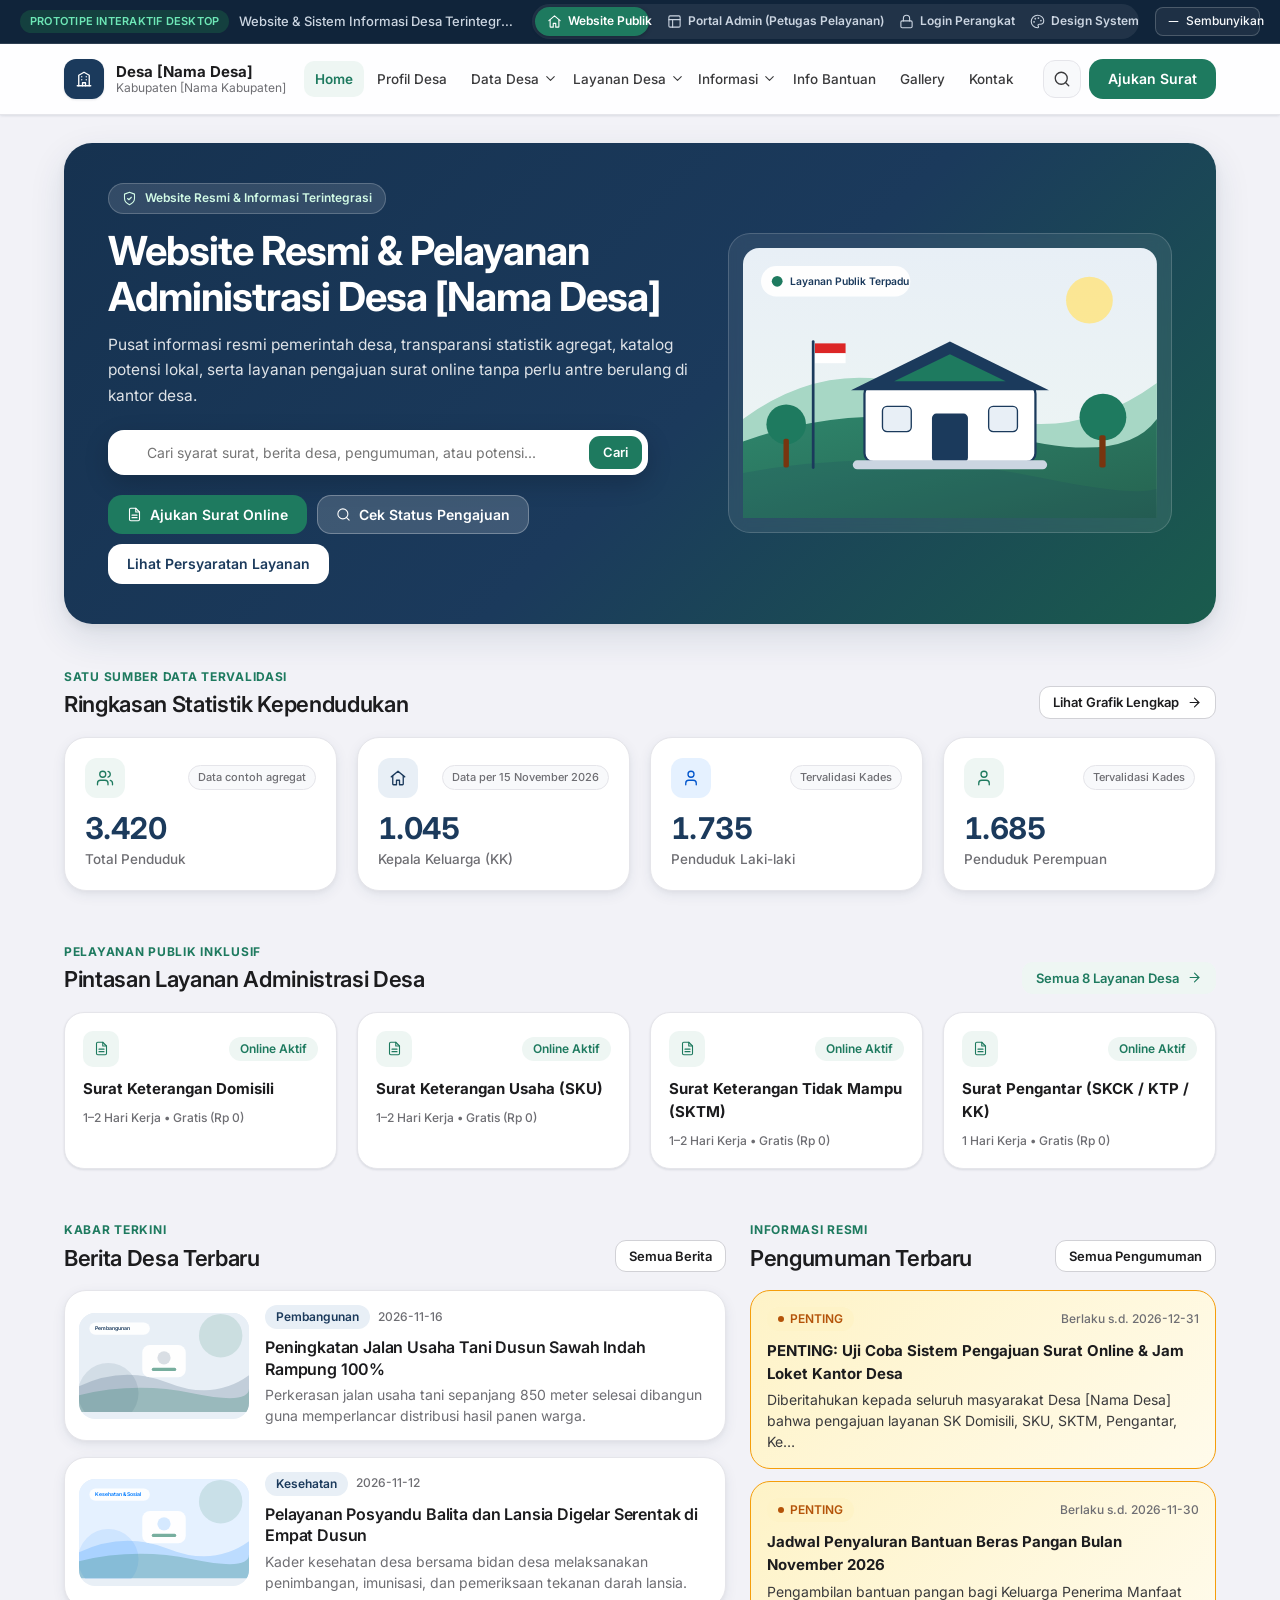
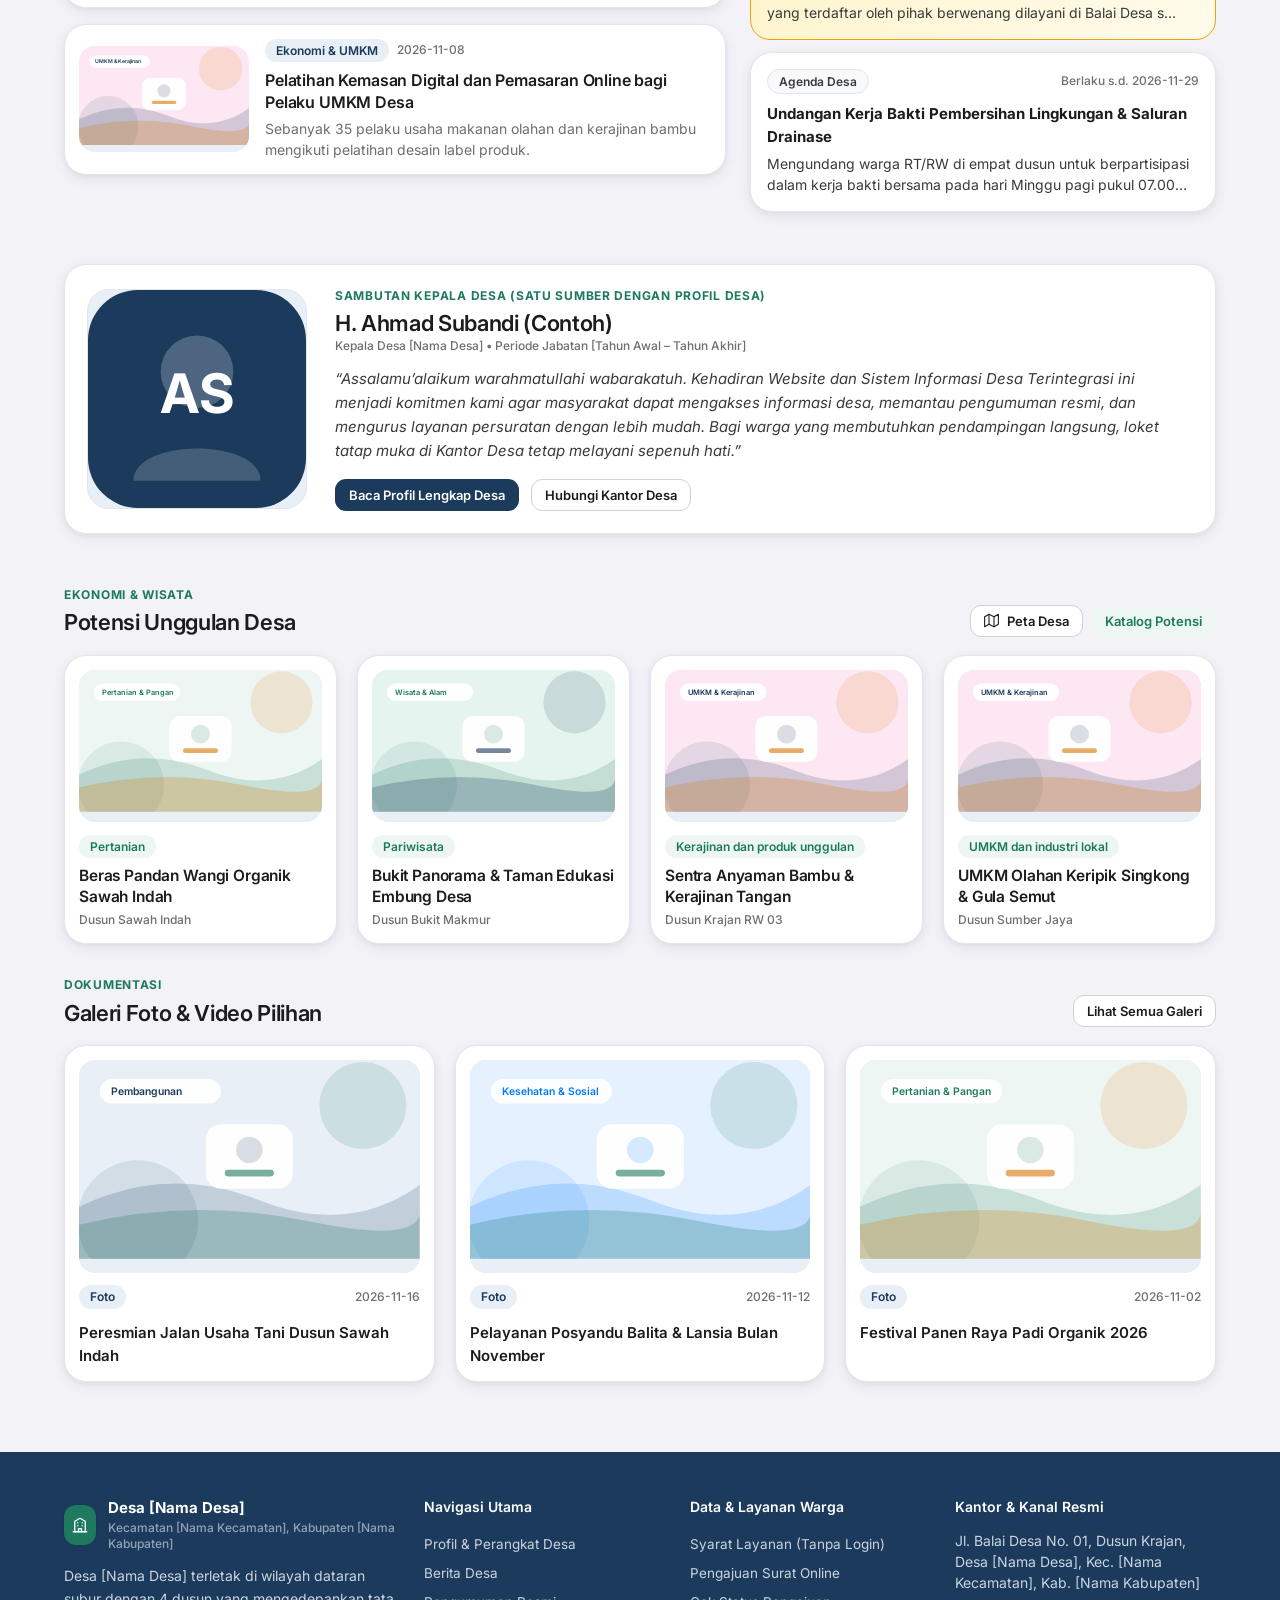
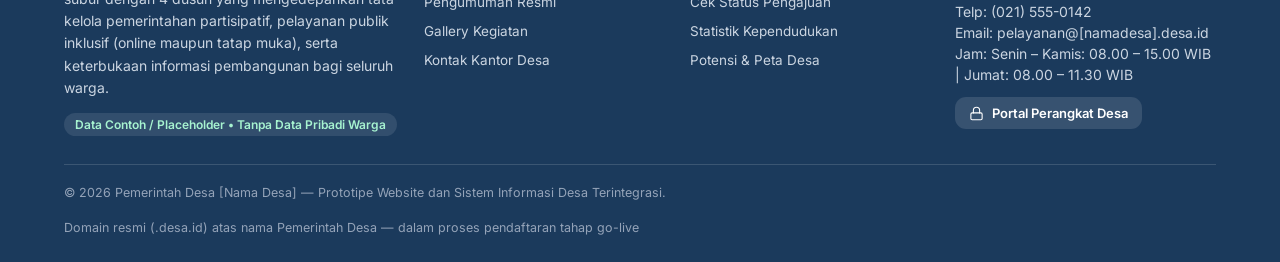
<file: index.html>
<!DOCTYPE html>
<html lang="id">
<head>
  <meta charset="UTF-8">
  <meta name="viewport" content="width=device-width, initial-scale=1.0">
  <title>Prototipe UI/UX — Website dan Sistem Informasi Desa Terintegrasi</title>
  <link rel="preconnect" href="https://fonts.googleapis.com">
  <link rel="preconnect" href="https://fonts.gstatic.com" crossorigin>
  <link href="https://fonts.googleapis.com/css2?family=Inter:wght@400;500;600;700&display=swap" rel="stylesheet">
  <link rel="stylesheet" href="css/tokens.css">
  <link rel="stylesheet" href="css/components.css">
  <link rel="stylesheet" href="css/public.css">
  <link rel="stylesheet" href="css/admin.css">
</head>
<body>
  <div id="app-root"></div>
  <div id="modal-root"></div>
  <div id="toast-root" class="toast-stack" aria-live="polite"></div>

  <script src="js/icons.js"></script>
  <script src="js/illustrations.js"></script>
  <script src="js/data.js"></script>
  <script src="js/state.js"></script>
  <script src="js/charts.js"></script>
  <script src="js/map.js"></script>
  <script src="js/design-system.js"></script>
  <script src="js/public-pages.js"></script>
  <script src="js/admin-core.js"></script>
  <script src="js/admin-modules.js"></script>
  <script src="js/app.js"></script>
</body>
</html>
</file>
<file: css/tokens.css>
/* ==========================================================================
   DESIGN TOKENS — Website dan Sistem Informasi Desa Terintegrasi
   Palet Hijau Zamrud & Biru Navy • Gaya Perfect Squircle
   ========================================================================== */

:root {
  /* Identitas & Permukaan (Light) */
  --brand-primary: #1B3A5C;
  --brand-primary-hover: #142D48;
  --brand-primary-active: #0F2339;
  --brand-accent: #1E7A5F;
  --brand-accent-hover: #17624C;
  --brand-accent-active: #124E3C;
  --accent-soft: #EEF6F3;
  --accent-soft-hover: #E0F0EA;
  --navy-soft: #E8EFF6;
  --navy-soft-hover: #DAE5F1;

  --bg-canvas: #F2F2F7;
  --bg-surface: #FFFFFF;
  --bg-surface-alt: #F8F9FB;
  --bg-frosted: rgba(255, 255, 255, 0.86);

  --text-primary: #1C1C1E;
  --text-secondary: #3A3A3C;
  --text-muted: #6E6E73;
  --text-inverse: #FFFFFF;

  --border-default: #D1D1D6;
  --border-subtle: #E5E5EA;

  /* Status Semantik */
  --status-success: #1E7A5F;
  --status-success-soft: #E6F4EF;
  --status-success-done-soft: #DCFCE7;
  --status-success-done-text: #16604A;
  --status-warning: #D97706;
  --status-warning-soft: #FEF3C7;
  --status-warning-text: #B45309;
  --status-error: #DC2626;
  --status-error-soft: #FEE2E2;
  --status-error-text: #B91C1C;
  --status-info: #007AFF;
  --status-info-soft: #E5F1FF;
  --status-info-text: #0055CC;

  /* Mode Gelap Admin Tokens */
  --dark-canvas: #000000;
  --dark-surface: #1C1C1E;
  --dark-surface-alt: #2C2C2E;
  --dark-accent: #30D158;
  --dark-accent-soft: rgba(48, 209, 88, 0.16);
  --dark-border: #38383A;
  --dark-text-primary: #F5F5F7;
  --dark-text-secondary: #C7C7CC;
  --dark-text-muted: #8E8E93;

  /* Skala Tipografi (Inter) */
  --font-sans: 'Inter', -apple-system, BlinkMacSystemFont, 'SF Pro Text', 'Segoe UI', Roboto, sans-serif;
  --font-mono: ui-monospace, 'SFMono-Regular', Menlo, Consolas, monospace;
  --fs-display: 40px;
  --fs-h1: 28px;
  --fs-h2: 22px;
  --fs-h3: 18px;
  --fs-body: 15px;
  --fs-body-sm: 14px;
  --fs-caption: 12px;

  /* Sudut Perfect Squircle & Elevasi Lembut */
  --radius-input: 10px;
  --radius-btn: 14px;
  --radius-card: 22px;
  --radius-modal: 28px;
  --radius-pill: 9999px;

  --shadow-sm: 0 1px 2px rgba(27, 58, 92, 0.05), 0 1px 3px rgba(0, 0, 0, 0.06);
  --shadow-md: 0 4px 14px rgba(27, 58, 92, 0.07), 0 2px 4px rgba(0, 0, 0, 0.04);
  --shadow-lg: 0 14px 36px rgba(27, 58, 92, 0.12), 0 4px 10px rgba(0, 0, 0, 0.06);

  /* Spasi & Layout */
  --container-max: 1200px;
  --sidebar-w: 264px;
  --topbar-h: 64px;
  --demo-bar-h: 44px;

  /* Gerak */
  --ease-standard: cubic-bezier(0.4, 0, 0.2, 1);
  --dur-fast: 150ms;
  --dur-base: 250ms;

  /* Active surface aliases (default Light) */
  --surface: var(--bg-surface);
  --surface-alt: var(--bg-surface-alt);
  --canvas: var(--bg-canvas);
  --ink: var(--text-primary);
  --ink-2: var(--text-secondary);
  --ink-muted: var(--text-muted);
  --line: var(--border-default);
  --line-subtle: var(--border-subtle);
  --focus-ring: rgba(30, 122, 95, 0.28);
}

/* Base Reset */
*, *::before, *::after {
  box-sizing: border-box;
}

html {
  font-family: var(--font-sans);
  font-size: var(--fs-body);
  line-height: 1.55;
  color: var(--text-primary);
  background: var(--bg-canvas);
  -webkit-font-smoothing: antialiased;
  -moz-osx-font-smoothing: grayscale;
  scroll-behavior: smooth;
}

body {
  margin: 0;
  min-height: 100vh;
  background: var(--bg-canvas);
  color: var(--text-primary);
  overflow-x: hidden;
}

img, svg {
  display: block;
  max-width: 100%;
}

button, input, select, textarea {
  font: inherit;
  color: inherit;
}

button {
  cursor: pointer;
}

a {
  color: inherit;
  text-decoration: none;
}

h1, h2, h3, h4, p, ul, ol, figure {
  margin: 0;
}

ul, ol {
  padding: 0;
  list-style: none;
}

/* Focus Accessibility */
:focus-visible {
  outline: 3px solid var(--focus-ring);
  outline-offset: 2px;
}

/* Reduced Motion */
@media (prefers-reduced-motion: reduce) {
  *, *::before, *::after {
    animation-duration: 0.01ms !important;
    animation-iteration-count: 1 !important;
    transition-duration: 0.01ms !important;
    scroll-behavior: auto !important;
  }
}

/* Typography Helpers */
.t-display { font-size: var(--fs-display); font-weight: 700; line-height: 1.15; letter-spacing: -0.025em; }
.t-h1 { font-size: var(--fs-h1); font-weight: 700; line-height: 1.24; letter-spacing: -0.02em; }
.t-h2 { font-size: var(--fs-h2); font-weight: 600; line-height: 1.3; letter-spacing: -0.015em; }
.t-h3 { font-size: var(--fs-h3); font-weight: 600; line-height: 1.35; letter-spacing: -0.01em; }
.t-body { font-size: var(--fs-body); font-weight: 400; line-height: 1.6; }
.t-sm { font-size: var(--fs-body-sm); line-height: 1.5; }
.t-caption { font-size: var(--fs-caption); font-weight: 500; line-height: 1.4; }
.t-tabular { font-variant-numeric: tabular-nums; }
.t-mono { font-family: var(--font-mono); }
.t-muted { color: var(--ink-muted); }
.t-secondary { color: var(--ink-2); }

/* Layout Helpers */
.container {
  width: 100%;
  max-width: var(--container-max);
  margin-inline: auto;
  padding-inline: 24px;
}

.flex { display: flex; }
.flex-col { display: flex; flex-direction: column; }
.items-center { align-items: center; }
.items-start { align-items: flex-start; }
.justify-between { justify-content: space-between; }
.justify-center { justify-content: center; }
.flex-wrap { flex-wrap: wrap; }
.flex-1 { flex: 1 1 0%; min-width: 0; }
.gap-4 { gap: 4px; }
.gap-6 { gap: 6px; }
.gap-8 { gap: 8px; }
.gap-12 { gap: 12px; }
.gap-16 { gap: 16px; }
.gap-20 { gap: 20px; }
.gap-24 { gap: 24px; }
.gap-32 { gap: 32px; }

.grid { display: grid; gap: 20px; }
.grid-2 { display: grid; grid-template-columns: repeat(2, minmax(0, 1fr)); gap: 20px; }
.grid-3 { display: grid; grid-template-columns: repeat(3, minmax(0, 1fr)); gap: 20px; }
.grid-4 { display: grid; grid-template-columns: repeat(4, minmax(0, 1fr)); gap: 20px; }
.grid-asym-main { display: grid; grid-template-columns: minmax(0, 1.35fr) minmax(0, 0.95fr); gap: 24px; align-items: start; }
.grid-visimisi { display: grid; grid-template-columns: minmax(0, 1fr) minmax(0, 1.3fr); gap: 20px; }
.cek-status-form { display: grid; grid-template-columns: minmax(0, 1.2fr) minmax(0, 1fr) auto; gap: 14px; align-items: end; }
.grid > *, .grid-2 > *, .grid-3 > *, .grid-4 > *, .grid-asym-main > *, .grid-visimisi > * { min-width: 0; }
.search-box-responsive { width: 290px; max-width: 100%; }
.filter-control { width: 220px; max-width: 100%; }

@media (max-width: 1023px) {
  .container { padding-inline: 18px; }
  .grid-4 { grid-template-columns: repeat(2, minmax(0, 1fr)); gap: 16px; }
  .grid-3 { grid-template-columns: repeat(2, minmax(0, 1fr)); gap: 16px; }
  .grid-asym-main,
  .grid-visimisi { grid-template-columns: 1fr; gap: 18px; }
  .cek-status-form { grid-template-columns: 1fr 1fr; }
  .cek-status-form > button { grid-column: 1 / -1; width: 100%; }
}

@media (max-width: 639px) {
  :root {
    --fs-display: 26px;
    --fs-h1: 22px;
    --fs-h2: 19px;
    --fs-h3: 16.5px;
  }
  .container { padding-inline: 14px; }
  .grid-2,
  .grid-3,
  .grid-4,
  .cek-status-form { grid-template-columns: 1fr; gap: 14px; }
  .search-box-responsive,
  .filter-control { width: 100% !important; }
}

.mt-4 { margin-top: 4px; }
.mt-8 { margin-top: 8px; }
.mt-12 { margin-top: 12px; }
.mt-16 { margin-top: 16px; }
.mt-20 { margin-top: 20px; }
.mt-24 { margin-top: 24px; }
.mt-32 { margin-top: 32px; }
.mb-8 { margin-bottom: 8px; }
.mb-12 { margin-bottom: 12px; }
.mb-16 { margin-bottom: 16px; }
.mb-20 { margin-bottom: 20px; }
.mb-24 { margin-bottom: 24px; }

.w-full { width: 100%; }
.hidden { display: none !important; }
.sr-only {
  position: absolute;
  width: 1px;
  height: 1px;
  padding: 0;
  margin: -1px;
  overflow: hidden;
  clip: rect(0, 0, 0, 0);
  white-space: nowrap;
  border: 0;
}
</file>
<file: css/components.css>
/* ==========================================================================
   COMPONENTS — Buttons, Badges, Forms, Cards, Tables, Modals, Steppers
   ========================================================================== */

/* Presentation Bar (Top Switcher) */
.demo-bar {
  position: sticky;
  top: 0;
  z-index: 120;
  height: var(--demo-bar-h);
  background: #10243A;
  color: #E2E8F0;
  border-bottom: 1px solid rgba(255, 255, 255, 0.12);
  padding: 0 20px;
  display: flex;
  align-items: center;
  justify-content: space-between;
  gap: 16px;
  font-size: 13px;
}

.demo-bar-left {
  display: flex;
  align-items: center;
  gap: 10px;
  min-width: 0;
}

.demo-bar-tag {
  display: inline-flex;
  align-items: center;
  gap: 6px;
  background: rgba(48, 209, 88, 0.16);
  color: #6EE7B7;
  padding: 3px 10px;
  border-radius: var(--radius-pill);
  font-size: 11px;
  font-weight: 600;
  letter-spacing: 0.02em;
  white-space: nowrap;
}

.demo-bar-title {
  color: #CBD5E1;
  font-weight: 500;
  white-space: nowrap;
  overflow: hidden;
  text-overflow: ellipsis;
}

.demo-bar-tabs {
  display: flex;
  align-items: center;
  gap: 6px;
  background: rgba(255, 255, 255, 0.07);
  padding: 3px;
  border-radius: var(--radius-pill);
}

.demo-tab-btn {
  border: none;
  background: transparent;
  color: #CBD5E1;
  padding: 5px 12px;
  border-radius: var(--radius-pill);
  font-size: 12px;
  font-weight: 600;
  display: inline-flex;
  align-items: center;
  gap: 6px;
  transition: background var(--dur-fast) var(--ease-standard), color var(--dur-fast) var(--ease-standard);
  white-space: nowrap;
}

.demo-tab-btn:hover {
  color: #FFFFFF;
  background: rgba(255, 255, 255, 0.1);
}

.demo-tab-btn.is-active {
  background: var(--brand-accent);
  color: #FFFFFF;
  box-shadow: 0 1px 4px rgba(0, 0, 0, 0.25);
}

.demo-bar-right {
  display: flex;
  align-items: center;
  gap: 8px;
}

.demo-bar-btn {
  border: 1px solid rgba(255, 255, 255, 0.2);
  background: rgba(255, 255, 255, 0.06);
  color: #F8FAFC;
  padding: 4px 10px;
  border-radius: 8px;
  font-size: 12px;
  font-weight: 500;
  display: inline-flex;
  align-items: center;
  gap: 5px;
  transition: background var(--dur-fast) var(--ease-standard);
}

.demo-bar-btn:hover {
  background: rgba(255, 255, 255, 0.14);
}

.demo-fab {
  position: fixed;
  bottom: 20px;
  right: 20px;
  z-index: 120;
  background: #10243A;
  color: #FFFFFF;
  border: 1px solid rgba(255, 255, 255, 0.18);
  padding: 10px 16px;
  border-radius: var(--radius-pill);
  font-size: 13px;
  font-weight: 600;
  box-shadow: var(--shadow-lg);
  display: inline-flex;
  align-items: center;
  gap: 8px;
}

.demo-fab:hover {
  background: var(--brand-primary);
}

/* Icons */
.icon {
  width: 18px;
  height: 18px;
  flex-shrink: 0;
}
.icon-sm { width: 15px; height: 15px; }
.icon-lg { width: 22px; height: 22px; }
.icon-xl { width: 28px; height: 28px; }

/* Buttons (4 Signature Variants from Reference Image 2 + Semantic Variants) */
.btn {
  display: inline-flex;
  align-items: center;
  justify-content: center;
  gap: 8px;
  border: 1px solid transparent;
  border-radius: var(--radius-btn);
  padding: 10px 18px;
  font-size: 14px;
  font-weight: 600;
  line-height: 1.25;
  white-space: nowrap;
  transition: background var(--dur-fast) var(--ease-standard),
              border-color var(--dur-fast) var(--ease-standard),
              color var(--dur-fast) var(--ease-standard),
              transform var(--dur-fast) var(--ease-standard),
              box-shadow var(--dur-fast) var(--ease-standard);
}

.btn:active:not(:disabled) {
  transform: scale(0.985);
}

.btn:disabled {
  opacity: 0.48;
  cursor: not-allowed;
}

.btn-sm {
  padding: 7px 13px;
  font-size: 13px;
  border-radius: 11px;
}

.btn-lg {
  padding: 13px 24px;
  font-size: 15px;
}

/* Variant 1: Emerald Accent Primary CTA */
.btn-accent {
  background: var(--brand-accent);
  color: #FFFFFF;
}
.btn-accent:hover:not(:disabled) {
  background: var(--brand-accent-hover);
  box-shadow: 0 4px 12px rgba(30, 122, 95, 0.24);
}

/* Variant 2: Navy Primary */
.btn-primary {
  background: var(--brand-primary);
  color: #FFFFFF;
}
.btn-primary:hover:not(:disabled) {
  background: var(--brand-primary-hover);
  box-shadow: 0 4px 12px rgba(27, 58, 92, 0.24);
}

/* Variant 3: Outline White Surface */
.btn-outline {
  background: var(--surface);
  color: var(--ink);
  border-color: var(--line);
}
.btn-outline:hover:not(:disabled) {
  background: var(--surface-alt);
  border-color: var(--ink-muted);
}

/* Variant 4: Soft Emerald */
.btn-soft {
  background: var(--accent-soft);
  color: var(--brand-accent);
}
.btn-soft:hover:not(:disabled) {
  background: var(--accent-soft-hover);
}

.btn-navy-soft {
  background: var(--navy-soft);
  color: var(--brand-primary);
}
.btn-navy-soft:hover:not(:disabled) {
  background: var(--navy-soft-hover);
}

.btn-warning-soft {
  background: var(--status-warning-soft);
  color: var(--status-warning-text);
}

.btn-danger-soft {
  background: var(--status-error-soft);
  color: var(--status-error-text);
}

.btn-danger {
  background: var(--status-error);
  color: #FFFFFF;
}
.btn-danger:hover:not(:disabled) {
  background: #B91C1C;
}

.btn-ghost {
  background: transparent;
  color: var(--ink-2);
}
.btn-ghost:hover:not(:disabled) {
  background: rgba(142, 142, 147, 0.12);
  color: var(--ink);
}

/* Badges & 7 Official Status Pills (Reference Image 2) */
.badge {
  display: inline-flex;
  align-items: center;
  gap: 6px;
  padding: 4px 11px;
  border-radius: var(--radius-pill);
  font-size: 12px;
  font-weight: 600;
  line-height: 1.3;
  white-space: nowrap;
}

.badge-dot {
  width: 6px;
  height: 6px;
  border-radius: 50%;
  flex-shrink: 0;
  background: currentColor;
}

.badge-neutral { background: var(--surface-alt); color: var(--ink-2); border: 1px solid var(--line-subtle); }
.badge-navy { background: var(--navy-soft); color: var(--brand-primary); }
.badge-emerald { background: var(--accent-soft); color: var(--brand-accent); }
.badge-info { background: var(--status-info-soft); color: var(--status-info-text); }
.badge-warning { background: var(--status-warning-soft); color: var(--status-warning-text); }
.badge-danger { background: var(--status-error-soft); color: var(--status-error-text); }
.badge-done { background: var(--status-success-done-soft); color: var(--status-success-done-text); }

/* Cards (Perfect Squircle 22px + Soft Elevation) */
.card {
  background: var(--surface);
  border-radius: var(--radius-card);
  border: 1px solid var(--line-subtle);
  box-shadow: var(--shadow-md);
  padding: 22px;
  min-width: 0;
  transition: transform var(--dur-fast) var(--ease-standard), box-shadow var(--dur-fast) var(--ease-standard);
}

.card-flat {
  box-shadow: var(--shadow-sm);
}

.card-interactive:hover {
  transform: translateY(-2px);
  box-shadow: var(--shadow-lg);
}

.card-header {
  display: flex;
  align-items: center;
  justify-content: space-between;
  gap: 12px;
  margin-bottom: 16px;
}

/* Stat Card (Exact Reference Image 2 Layout) */
.stat-card {
  background: var(--surface);
  border-radius: var(--radius-card);
  border: 1px solid var(--line-subtle);
  box-shadow: var(--shadow-md);
  padding: 20px;
  min-width: 0;
  display: flex;
  flex-direction: column;
  gap: 14px;
}

.stat-card-top {
  display: flex;
  align-items: center;
  justify-content: space-between;
  gap: 10px;
}

.stat-icon-box {
  width: 40px;
  height: 40px;
  border-radius: 12px;
  background: var(--accent-soft);
  color: var(--brand-accent);
  display: inline-flex;
  align-items: center;
  justify-content: center;
  flex-shrink: 0;
}

.stat-icon-box.is-navy {
  background: var(--navy-soft);
  color: var(--brand-primary);
}

.stat-icon-box.is-warning {
  background: var(--status-warning-soft);
  color: var(--status-warning-text);
}

.stat-icon-box.is-info {
  background: var(--status-info-soft);
  color: var(--status-info-text);
}

.stat-pill {
  background: var(--surface-alt);
  border: 1px solid var(--line-subtle);
  color: var(--ink-muted);
  font-size: 11px;
  font-weight: 500;
  padding: 3px 9px;
  border-radius: var(--radius-pill);
  white-space: nowrap;
}

.stat-value {
  font-size: 30px;
  font-weight: 700;
  line-height: 1.1;
  color: var(--brand-primary);
  letter-spacing: -0.02em;
  font-variant-numeric: tabular-nums;
}

.stat-label {
  font-size: 13.5px;
  font-weight: 500;
  color: var(--ink-muted);
  margin-top: 4px;
}

/* Form Elements (10px Squircle Input) */
.field {
  display: flex;
  flex-direction: column;
  gap: 6px;
}

.field-label {
  font-size: 13px;
  font-weight: 600;
  color: var(--ink);
  display: flex;
  align-items: center;
  gap: 4px;
}

.field-req {
  color: var(--status-error);
}

.input, .select, .textarea {
  width: 100%;
  background: var(--surface);
  color: var(--ink);
  border: 1px solid var(--line);
  border-radius: var(--radius-input);
  padding: 10px 14px;
  font-size: 14px;
  line-height: 1.4;
  transition: border-color var(--dur-fast) var(--ease-standard), box-shadow var(--dur-fast) var(--ease-standard);
}

.input::placeholder, .textarea::placeholder {
  color: var(--ink-muted);
}

.input:focus, .select:focus, .textarea:focus {
  outline: none;
  border-color: var(--brand-accent);
  box-shadow: 0 0 0 3px var(--focus-ring);
}

.input.is-error, .select.is-error, .textarea.is-error {
  border-color: var(--status-error);
  box-shadow: 0 0 0 3px rgba(220, 38, 38, 0.14);
}

.textarea {
  resize: vertical;
  min-height: 88px;
}

.field-help {
  font-size: 12px;
  color: var(--ink-muted);
}

.field-error {
  font-size: 12px;
  font-weight: 500;
  color: var(--status-error-text);
  display: flex;
  align-items: center;
  gap: 4px;
}

.input-with-icon {
  position: relative;
}

.input-with-icon .icon-left {
  position: absolute;
  left: 13px;
  top: 50%;
  transform: translateY(-50%);
  color: var(--ink-muted);
  pointer-events: none;
}

.input-with-icon .input {
  padding-left: 38px;
}

/* Toggle Switch */
.switch {
  position: relative;
  display: inline-flex;
  align-items: center;
  gap: 10px;
  cursor: pointer;
  user-select: none;
}

.switch input {
  position: absolute;
  opacity: 0;
  width: 0;
  height: 0;
}

.switch-track {
  width: 42px;
  height: 24px;
  border-radius: var(--radius-pill);
  background: var(--line);
  position: relative;
  transition: background var(--dur-fast) var(--ease-standard);
  flex-shrink: 0;
}

.switch-thumb {
  width: 18px;
  height: 18px;
  border-radius: 50%;
  background: #FFFFFF;
  position: absolute;
  top: 3px;
  left: 3px;
  box-shadow: 0 1px 3px rgba(0,0,0,0.2);
  transition: transform var(--dur-fast) var(--ease-standard);
}

.switch input:checked + .switch-track {
  background: var(--brand-accent);
}

.switch input:checked + .switch-track .switch-thumb {
  transform: translateX(18px);
}

/* Segmented Tabs */
.seg-tabs {
  display: inline-flex;
  align-items: center;
  flex-wrap: wrap;
  gap: 4px;
  background: var(--surface-alt);
  border: 1px solid var(--line-subtle);
  padding: 4px;
  border-radius: 16px;
}

.seg-tab {
  border: none;
  background: transparent;
  color: var(--ink-muted);
  padding: 7px 14px;
  border-radius: 12px;
  font-size: 13.5px;
  font-weight: 600;
  display: inline-flex;
  align-items: center;
  gap: 6px;
  transition: background var(--dur-fast) var(--ease-standard), color var(--dur-fast) var(--ease-standard), box-shadow var(--dur-fast) var(--ease-standard);
}

.seg-tab:hover {
  color: var(--ink);
}

.seg-tab.is-active {
  background: var(--surface);
  color: var(--brand-primary);
  box-shadow: var(--shadow-sm);
}

/* Filter Chips */
.chip-row {
  display: flex;
  flex-wrap: wrap;
  gap: 8px;
}

.chip {
  border: 1px solid var(--line-subtle);
  background: var(--surface);
  color: var(--ink-2);
  padding: 6px 13px;
  border-radius: var(--radius-pill);
  font-size: 13px;
  font-weight: 500;
  display: inline-flex;
  align-items: center;
  gap: 6px;
  transition: all var(--dur-fast) var(--ease-standard);
}

.chip:hover {
  border-color: var(--brand-accent);
  color: var(--brand-accent);
}

.chip.is-active {
  background: var(--accent-soft);
  border-color: var(--brand-accent);
  color: var(--brand-accent);
  font-weight: 600;
}

/* Data Tables */
.table-wrap {
  width: 100%;
  overflow-x: auto;
}

.table {
  width: 100%;
  border-collapse: collapse;
  font-size: 14px;
}

.table th {
  text-align: left;
  font-size: 12px;
  font-weight: 600;
  text-transform: uppercase;
  letter-spacing: 0.03em;
  color: var(--ink-muted);
  padding: 11px 14px;
  border-bottom: 1px solid var(--line);
  white-space: nowrap;
}

.table td {
  padding: 12px 14px;
  border-bottom: 1px solid var(--line-subtle);
  vertical-align: middle;
  color: var(--ink);
}

.table tbody tr:last-child td {
  border-bottom: none;
}

.table tbody tr:hover td {
  background: var(--surface-alt);
}

/* Alerts & Disclaimers */
.alert {
  display: flex;
  align-items: flex-start;
  gap: 12px;
  padding: 14px 16px;
  border-radius: 16px;
  border: 1px solid transparent;
  font-size: 13.5px;
  line-height: 1.5;
}

.alert-info {
  background: var(--navy-soft);
  border-color: rgba(27, 58, 92, 0.16);
  color: var(--brand-primary);
}

.alert-emerald {
  background: var(--accent-soft);
  border-color: rgba(30, 122, 95, 0.2);
  color: #145340;
}

.alert-warning {
  background: var(--status-warning-soft);
  border-color: rgba(217, 119, 6, 0.25);
  color: #92400E;
}

.alert-danger {
  background: var(--status-error-soft);
  border-color: rgba(220, 38, 38, 0.25);
  color: #991B1B;
}

/* Empty State */
.empty-state {
  text-align: center;
  padding: 44px 24px;
  background: var(--surface);
  border-radius: var(--radius-card);
  border: 1px dashed var(--line);
  display: flex;
  flex-direction: column;
  align-items: center;
  gap: 10px;
}

.empty-state-icon {
  width: 56px;
  height: 56px;
  border-radius: 18px;
  background: var(--navy-soft);
  color: var(--brand-primary);
  display: flex;
  align-items: center;
  justify-content: center;
  margin-bottom: 4px;
}

/* Stepper */
.stepper {
  display: flex;
  align-items: center;
  gap: 8px;
}

.step-item {
  display: flex;
  align-items: center;
  gap: 10px;
  flex: 1;
}

.step-circle {
  width: 32px;
  height: 32px;
  border-radius: 50%;
  background: var(--surface-alt);
  border: 1.5px solid var(--line);
  color: var(--ink-muted);
  font-size: 13px;
  font-weight: 700;
  display: flex;
  align-items: center;
  justify-content: center;
  flex-shrink: 0;
}

.step-item.is-active .step-circle {
  background: var(--brand-accent);
  border-color: var(--brand-accent);
  color: #FFFFFF;
}

.step-item.is-done .step-circle {
  background: var(--accent-soft);
  border-color: var(--brand-accent);
  color: var(--brand-accent);
}

.step-line {
  flex: 1;
  height: 2px;
  background: var(--line-subtle);
  border-radius: 2px;
}

.step-item.is-done .step-line {
  background: var(--brand-accent);
}

/* Dropzone */
.dropzone {
  border: 1.5px dashed var(--line);
  border-radius: 16px;
  background: var(--surface-alt);
  padding: 18px;
  text-align: center;
  transition: border-color var(--dur-fast), background var(--dur-fast);
  cursor: pointer;
}

.dropzone:hover {
  border-color: var(--brand-accent);
  background: var(--accent-soft);
}

/* Modals & Slide-Over Drawers */
.modal-backdrop {
  position: fixed;
  inset: 0;
  z-index: 200;
  background: rgba(15, 23, 42, 0.48);
  backdrop-filter: blur(4px);
  display: flex;
  align-items: center;
  justify-content: center;
  padding: 24px;
}

.modal-panel {
  width: 100%;
  max-width: 720px;
  max-height: calc(100vh - 48px);
  background: var(--surface);
  color: var(--ink);
  border-radius: var(--radius-modal);
  border: 1px solid var(--line-subtle);
  box-shadow: var(--shadow-lg);
  display: flex;
  flex-direction: column;
  overflow: hidden;
  animation: popIn var(--dur-fast) var(--ease-standard);
}

.modal-panel.is-wide { max-width: 940px; }
.modal-panel.is-narrow { max-width: 500px; }

.modal-head {
  padding: 18px 24px;
  border-bottom: 1px solid var(--line-subtle);
  display: flex;
  align-items: center;
  justify-content: space-between;
  gap: 16px;
}

.modal-body {
  padding: 22px 24px;
  overflow-y: auto;
  flex: 1;
}

.modal-foot {
  padding: 16px 24px;
  border-top: 1px solid var(--line-subtle);
  display: flex;
  align-items: center;
  justify-content: flex-end;
  gap: 10px;
  background: var(--surface-alt);
}

.drawer-backdrop {
  position: fixed;
  inset: 0;
  z-index: 190;
  background: rgba(15, 23, 42, 0.44);
  backdrop-filter: blur(3px);
  display: flex;
  justify-content: flex-end;
}

.drawer-panel {
  width: min(860px, 92vw);
  height: 100vh;
  background: var(--surface);
  color: var(--ink);
  border-left: 1px solid var(--line-subtle);
  box-shadow: var(--shadow-lg);
  display: flex;
  flex-direction: column;
  animation: slideLeft var(--dur-base) var(--ease-standard);
}

/* Command Palette (Ctrl+K) */
.cmdk-panel {
  width: 100%;
  max-width: 620px;
  background: var(--surface);
  color: var(--ink);
  border-radius: 22px;
  border: 1px solid var(--line);
  box-shadow: var(--shadow-lg);
  overflow: hidden;
  align-self: flex-start;
  margin-top: 80px;
}

.cmdk-input-wrap {
  display: flex;
  align-items: center;
  gap: 10px;
  padding: 14px 18px;
  border-bottom: 1px solid var(--line-subtle);
}

.cmdk-input {
  flex: 1;
  border: none;
  background: transparent;
  font-size: 15px;
  color: var(--ink);
  outline: none;
}

.cmdk-list {
  max-height: 380px;
  overflow-y: auto;
  padding: 8px;
}

.cmdk-item {
  width: 100%;
  text-align: left;
  border: none;
  background: transparent;
  padding: 10px 12px;
  border-radius: 12px;
  display: flex;
  align-items: center;
  justify-content: space-between;
  gap: 12px;
  color: var(--ink);
}

.cmdk-item:hover, .cmdk-item.is-selected {
  background: var(--accent-soft);
  color: var(--brand-accent);
}

/* Toast Notifications */
.toast-stack {
  position: fixed;
  bottom: 24px;
  left: 50%;
  transform: translateX(-50%);
  z-index: 300;
  display: flex;
  flex-direction: column;
  gap: 8px;
  pointer-events: none;
}

.toast {
  pointer-events: auto;
  min-width: 300px;
  max-width: 520px;
  background: #1C1C1E;
  color: #FFFFFF;
  padding: 12px 18px;
  border-radius: 16px;
  box-shadow: var(--shadow-lg);
  display: flex;
  align-items: center;
  gap: 10px;
  font-size: 13.5px;
  font-weight: 500;
  animation: popIn var(--dur-fast) var(--ease-standard);
}

.toast.is-success { background: var(--brand-accent); }
.toast.is-warning { background: #B45309; }
.toast.is-error { background: #B91C1C; }

/* A4 Official Letter Paper Preview */
.letter-paper {
  background: #FFFFFF !important;
  color: #111827 !important;
  border: 1px solid #D1D5DB;
  border-radius: 12px;
  padding: 34px 40px;
  box-shadow: var(--shadow-md);
  font-family: 'Times New Roman', Georgia, serif;
  line-height: 1.55;
}

.letter-kop {
  display: flex;
  align-items: center;
  gap: 18px;
  border-bottom: 3px double #111827;
  padding-bottom: 12px;
  margin-bottom: 18px;
  text-align: center;
}

.letter-kop-text {
  flex: 1;
}

/* Pagination */
.pagination {
  display: flex;
  align-items: center;
  justify-content: space-between;
  gap: 12px;
  margin-top: 20px;
}

.page-nums {
  display: flex;
  align-items: center;
  gap: 6px;
}

.page-btn {
  min-width: 34px;
  height: 34px;
  padding: 0 10px;
  border-radius: 10px;
  border: 1px solid var(--line-subtle);
  background: var(--surface);
  color: var(--ink-2);
  font-size: 13px;
  font-weight: 600;
}

.page-btn.is-active {
  background: var(--brand-primary);
  border-color: var(--brand-primary);
  color: #FFFFFF;
}

@keyframes popIn {
  from { opacity: 0; transform: scale(0.97) translateY(4px); }
  to { opacity: 1; transform: scale(1) translateY(0); }
}

@keyframes slideLeft {
  from { opacity: 0; transform: translateX(24px); }
  to { opacity: 1; transform: translateX(0); }
}

/* ==========================================================================
   RESPONSIVE COMPONENTS — Laptop, Tablet & Mobile (360px+)
   ========================================================================== */

@media (max-width: 1240px) {
  .demo-bar-title { display: none; }
}

@media (max-width: 1023px) {
  .demo-bar { padding: 0 12px; gap: 10px; }
  .demo-bar-left { display: none; }
  .demo-bar-tabs {
    flex: 1;
    overflow-x: auto;
    scrollbar-width: none;
    -webkit-overflow-scrolling: touch;
  }
  .demo-bar-tabs::-webkit-scrollbar { display: none; }
}

@media (max-width: 639px) {
  .demo-bar-btn { padding: 5px 8px; }
  .demo-fab {
    bottom: calc(14px + env(safe-area-inset-bottom));
    right: 14px;
    padding: 9px 14px;
  }
  .card { padding: 16px; border-radius: 18px; }
  .stat-card { padding: 16px; border-radius: 18px; }
  .stat-value { font-size: 25px; }
  .card-header { flex-wrap: wrap; }
  .input, .select, .textarea { font-size: 16px; min-height: 44px; }
  .btn:not(.btn-sm) { min-height: 42px; }
  .seg-tabs {
    display: flex;
    flex-wrap: nowrap;
    overflow-x: auto;
    max-width: 100%;
    scrollbar-width: none;
    -webkit-overflow-scrolling: touch;
  }
  .seg-tabs::-webkit-scrollbar { display: none; }
  .seg-tab { flex-shrink: 0; }
  .stepper { flex-direction: column; align-items: stretch; gap: 10px; }
  .step-line { display: none; }
  .modal-backdrop { padding: 10px; }
  .modal-panel { border-radius: 20px; max-height: calc(100dvh - 20px); }
  .modal-head, .modal-body, .modal-foot { padding: 14px 16px; }
  .modal-foot { flex-wrap: wrap; }
  .drawer-panel { width: 100vw; height: 100dvh; border-left: none; }
  .cmdk-panel { margin-top: 16px; border-radius: 18px; }
  .letter-paper { padding: 18px 16px; }
  .letter-kop { flex-direction: column; gap: 8px; }
  .toast-stack { bottom: calc(16px + env(safe-area-inset-bottom)); }
  .toast { min-width: 0; width: calc(100vw - 24px); max-width: 440px; }
  .pagination { flex-direction: column; align-items: flex-start; }
  .empty-state { padding: 28px 16px; }
}
</file>
<file: css/public.css>
/* ==========================================================================
   PUBLIC WEBSITE STYLES — Desktop Layout & Modules (Tahap 1-4)
   ========================================================================== */

.public-shell {
  min-height: calc(100vh - var(--demo-bar-h));
  display: flex;
  flex-direction: column;
  background: var(--bg-canvas);
}

.public-main {
  flex: 1;
}

/* Sticky Frosted Public Navbar (Reference Image 2) */
.pub-header {
  position: sticky;
  top: var(--demo-bar-h);
  z-index: 90;
  background: rgba(255, 255, 255, 0.9);
  backdrop-filter: blur(18px) saturate(160%);
  border-bottom: 1px solid var(--border-subtle);
  box-shadow: var(--shadow-sm);
}

body.demo-bar-hidden .pub-header {
  top: 0;
}

.pub-header-inner {
  max-width: var(--container-max);
  margin: 0 auto;
  padding: 0 24px;
  height: 70px;
  display: flex;
  align-items: center;
  justify-content: space-between;
  gap: 18px;
}

.pub-brand {
  display: flex;
  align-items: center;
  gap: 12px;
  flex-shrink: 0;
}

.pub-logo-sq {
  width: 40px;
  height: 40px;
  border-radius: 12px;
  background: var(--brand-primary);
  color: #FFFFFF;
  display: flex;
  align-items: center;
  justify-content: center;
  box-shadow: var(--shadow-sm);
}

.pub-brand-name {
  font-size: 15px;
  font-weight: 700;
  color: var(--text-primary);
  line-height: 1.2;
}

.pub-brand-sub {
  font-size: 12px;
  color: var(--text-muted);
  line-height: 1.2;
}

.pub-nav {
  display: flex;
  align-items: center;
  gap: 2px;
}

.pub-nav-item {
  position: relative;
}

.pub-nav-link {
  border: none;
  background: transparent;
  padding: 8px 11px;
  border-radius: 10px;
  font-size: 13.5px;
  font-weight: 500;
  color: var(--text-secondary);
  display: inline-flex;
  align-items: center;
  gap: 4px;
  transition: color var(--dur-fast), background var(--dur-fast);
  white-space: nowrap;
}

.pub-nav-link:hover {
  color: var(--brand-accent);
  background: var(--accent-soft);
}

.pub-nav-link.is-active {
  color: var(--brand-accent);
  font-weight: 600;
  background: var(--accent-soft);
}

.pub-dropdown {
  position: absolute;
  top: calc(100% + 6px);
  left: 0;
  min-width: 245px;
  background: #FFFFFF;
  border: 1px solid var(--border-subtle);
  border-radius: 16px;
  box-shadow: var(--shadow-lg);
  padding: 8px;
  display: none;
  flex-direction: column;
  gap: 2px;
  z-index: 100;
}

.pub-nav-item.is-open .pub-dropdown {
  display: flex;
}

.pub-drop-link {
  width: 100%;
  text-align: left;
  border: none;
  background: transparent;
  padding: 9px 12px;
  border-radius: 10px;
  font-size: 13.5px;
  font-weight: 500;
  color: var(--text-secondary);
  display: flex;
  align-items: center;
  justify-content: space-between;
  gap: 8px;
}

.pub-drop-link:hover {
  background: var(--accent-soft);
  color: var(--brand-accent);
}

.pub-nav-actions {
  display: flex;
  align-items: center;
  gap: 8px;
  flex-shrink: 0;
}

.pub-search-icon-btn {
  width: 38px;
  height: 38px;
  border-radius: 12px;
  border: 1px solid var(--border-subtle);
  background: var(--bg-surface-alt);
  color: var(--text-secondary);
  display: inline-flex;
  align-items: center;
  justify-content: center;
}

.pub-search-icon-btn:hover {
  border-color: var(--brand-accent);
  color: var(--brand-accent);
}

.pub-mobile-toggle {
  display: none;
  width: 40px;
  height: 40px;
  border-radius: 12px;
  border: 1px solid var(--border-subtle);
  background: var(--bg-surface-alt);
  color: var(--text-primary);
  align-items: center;
  justify-content: center;
}

/* Mobile Slide-Out Navigation Drawer */
.mobile-nav-backdrop {
  position: fixed;
  inset: 0;
  z-index: 170;
  background: rgba(15, 23, 42, 0.48);
  backdrop-filter: blur(3px);
}

.mobile-nav-drawer {
  position: fixed;
  top: 0;
  right: 0;
  bottom: 0;
  width: min(330px, 88vw);
  z-index: 180;
  background: #FFFFFF;
  box-shadow: var(--shadow-lg);
  display: flex;
  flex-direction: column;
  animation: slideLeft var(--dur-base) var(--ease-standard);
}

.mobile-nav-head {
  padding: 16px 18px;
  border-bottom: 1px solid var(--border-subtle);
  display: flex;
  align-items: center;
  justify-content: space-between;
  gap: 10px;
}

.mobile-nav-body {
  flex: 1;
  overflow-y: auto;
  padding: 16px 16px calc(24px + env(safe-area-inset-bottom));
}

.mobile-nav-group {
  margin-bottom: 14px;
}

.mobile-nav-title {
  font-size: 11px;
  font-weight: 700;
  letter-spacing: 0.05em;
  text-transform: uppercase;
  color: var(--text-muted);
  padding: 4px 10px;
}

.mobile-nav-link {
  width: 100%;
  min-height: 42px;
  text-align: left;
  border: none;
  background: transparent;
  padding: 9px 12px;
  border-radius: 11px;
  font-size: 14px;
  font-weight: 500;
  color: var(--text-secondary);
  display: flex;
  align-items: center;
}

.mobile-nav-link.is-active {
  background: var(--accent-soft);
  color: var(--brand-accent);
  font-weight: 600;
}

/* Home Hero */
.hero-wrap {
  padding: 28px 0 18px;
}

.hero-card {
  background: linear-gradient(135deg, #163250 0%, #1B3A5C 55%, #1A5C4D 100%);
  color: #FFFFFF;
  border-radius: 28px;
  padding: 40px 44px;
  box-shadow: var(--shadow-lg);
  display: grid;
  grid-template-columns: minmax(0, 1.25fr) minmax(0, 0.95fr);
  gap: 36px;
  align-items: center;
  position: relative;
  overflow: hidden;
}

.hero-eyebrow {
  display: inline-flex;
  align-items: center;
  gap: 8px;
  background: rgba(255, 255, 255, 0.12);
  border: 1px solid rgba(255, 255, 255, 0.2);
  padding: 5px 13px;
  border-radius: var(--radius-pill);
  font-size: 12px;
  font-weight: 600;
  color: #D1FAE5;
  margin-bottom: 14px;
}

.hero-subtitle {
  color: rgba(255, 255, 255, 0.86);
  font-size: 15.5px;
  line-height: 1.65;
  margin-top: 12px;
  max-width: 580px;
}

.hero-search {
  margin-top: 22px;
  display: flex;
  align-items: center;
  gap: 8px;
  background: #FFFFFF;
  border-radius: 16px;
  padding: 6px 6px 6px 14px;
  box-shadow: 0 8px 24px rgba(0, 0, 0, 0.18);
  max-width: 540px;
}

.hero-search input {
  flex: 1;
  min-width: 0;
  border: none;
  outline: none;
  color: var(--text-primary);
  font-size: 14px;
  background: transparent;
}

.hero-ctas {
  margin-top: 20px;
  display: flex;
  flex-wrap: wrap;
  gap: 10px;
}

.hero-art {
  background: rgba(255, 255, 255, 0.08);
  border: 1px solid rgba(255, 255, 255, 0.16);
  border-radius: 22px;
  padding: 14px;
  backdrop-filter: blur(8px);
}

/* Section Blocks */
.pub-section {
  padding: 26px 0;
}

.section-head {
  display: flex;
  align-items: flex-end;
  justify-content: space-between;
  gap: 16px;
  margin-bottom: 18px;
}

.section-eyebrow {
  font-size: 12px;
  font-weight: 700;
  letter-spacing: 0.06em;
  text-transform: uppercase;
  color: var(--brand-accent);
  margin-bottom: 4px;
}

/* Page Sub-Banner */
.page-banner {
  background: var(--bg-surface);
  border-bottom: 1px solid var(--border-subtle);
  padding: 26px 0 22px;
  margin-bottom: 24px;
}

.breadcrumb {
  display: flex;
  align-items: center;
  gap: 6px;
  font-size: 12.5px;
  color: var(--text-muted);
  margin-bottom: 10px;
}

.breadcrumb button {
  border: none;
  background: transparent;
  padding: 0;
  color: var(--brand-accent);
  font-weight: 500;
}

/* Service Shortcut Tiles */
.shortcut-card {
  background: var(--bg-surface);
  border: 1px solid var(--border-subtle);
  border-radius: 20px;
  padding: 18px;
  box-shadow: var(--shadow-sm);
  display: flex;
  flex-direction: column;
  gap: 10px;
  transition: transform var(--dur-fast), box-shadow var(--dur-fast), border-color var(--dur-fast);
  text-align: left;
}

.shortcut-card:hover {
  transform: translateY(-2px);
  box-shadow: var(--shadow-md);
  border-color: var(--brand-accent);
}

/* News & Announcement Split */
.news-thumb {
  width: 100%;
  aspect-ratio: 16 / 10;
  border-radius: 16px;
  overflow: hidden;
  background: var(--navy-soft);
}

.news-horiz-card {
  padding: 14px;
  cursor: pointer;
  display: flex;
  gap: 16px;
  align-items: center;
  min-width: 0;
  overflow: hidden;
}

.news-horiz-card > .flex-1 {
  min-width: 0;
}

.news-thumb.news-horiz-thumb {
  width: 170px;
  flex: 0 0 170px;
}

.ann-pinned {
  background: linear-gradient(135deg, #FEF3C7 0%, #FFFBEB 100%);
  border: 1px solid #F59E0B;
  border-radius: 20px;
  padding: 18px;
}

/* Sambutan Kades */
.sambutan-card {
  display: grid;
  grid-template-columns: 220px minmax(0, 1fr);
  gap: 28px;
  align-items: center;
}

.kades-portrait {
  border-radius: 22px;
  overflow: hidden;
  background: var(--navy-soft);
  border: 1px solid var(--border-subtle);
}

/* Org Chart (Profil Desa) */
.org-tree {
  display: flex;
  flex-direction: column;
  align-items: center;
  gap: 22px;
  padding: 12px 0;
}

.org-node {
  background: var(--bg-surface);
  border: 1.5px solid var(--brand-primary);
  border-radius: 16px;
  padding: 12px 18px;
  text-align: center;
  min-width: 210px;
  box-shadow: var(--shadow-sm);
}

.org-node.is-head {
  background: var(--brand-primary);
  color: #FFFFFF;
}

.org-row {
  display: grid;
  grid-template-columns: repeat(3, minmax(0, 1fr));
  gap: 16px;
  width: 100%;
}

/* Interactive Desktop Map 2-Pane */
.map-layout {
  display: grid;
  grid-template-columns: 320px minmax(0, 1fr);
  gap: 20px;
  align-items: stretch;
}

.map-canvas-card {
  background: #FFFFFF;
  border-radius: 22px;
  border: 1px solid var(--border-subtle);
  box-shadow: var(--shadow-md);
  overflow: hidden;
  display: flex;
  flex-direction: column;
  min-height: 580px;
  position: relative;
}

.map-svg-stage {
  flex: 1;
  position: relative;
  background: #EBF3EE;
  overflow: hidden;
  cursor: grab;
  user-select: none;
}

.map-svg-stage:active {
  cursor: grabbing;
}

.map-zoom-controls {
  position: absolute;
  top: 14px;
  right: 14px;
  z-index: 10;
  display: flex;
  flex-direction: column;
  gap: 6px;
}

.map-zoom-btn {
  width: 36px;
  height: 36px;
  border-radius: 11px;
  border: 1px solid var(--border-default);
  background: rgba(255, 255, 255, 0.94);
  color: var(--text-primary);
  font-weight: 700;
  display: flex;
  align-items: center;
  justify-content: center;
  box-shadow: var(--shadow-sm);
}

.map-zoom-btn:hover {
  background: var(--accent-soft);
  color: var(--brand-accent);
}

.map-floating-detail {
  position: absolute;
  bottom: 16px;
  left: 16px;
  right: 16px;
  max-width: 440px;
  background: rgba(255, 255, 255, 0.96);
  backdrop-filter: blur(12px);
  border: 1px solid var(--border-subtle);
  border-radius: 18px;
  padding: 16px 18px;
  box-shadow: var(--shadow-lg);
  z-index: 12;
}

/* Public Footer */
.pub-footer {
  background: var(--brand-primary);
  color: #E2E8F0;
  margin-top: 44px;
  padding: 44px 0 24px;
}

.pub-footer-grid {
  display: grid;
  grid-template-columns: minmax(0, 1.4fr) minmax(0, 1fr) minmax(0, 1fr) minmax(0, 1.1fr);
  gap: 28px;
}

.pub-footer h4 {
  color: #FFFFFF;
  font-size: 14px;
  font-weight: 600;
  margin-bottom: 12px;
}

.pub-footer-link {
  display: block;
  padding: 4px 0;
  font-size: 13.5px;
  color: #CBD5E1;
  background: transparent;
  border: none;
  text-align: left;
}

.pub-footer-link:hover {
  color: #6EE7B7;
}

.pub-footer-bottom {
  margin-top: 28px;
  padding-top: 18px;
  border-top: 1px solid rgba(255, 255, 255, 0.14);
  display: flex;
  align-items: center;
  justify-content: space-between;
  flex-wrap: wrap;
  gap: 16px;
  font-size: 12.5px;
  color: #94A3B8;
}

/* ==========================================================================
   RESPONSIVE PUBLIC LAYOUTS — Laptop, Tablet & Mobile (360px+)
   ========================================================================== */

@media (max-width: 1279px) {
  .pub-header-inner { padding: 0 16px; gap: 10px; }
  .pub-logo-sq { width: 34px; height: 34px; border-radius: 10px; }
  .pub-brand { gap: 8px; min-width: 0; }
  .pub-brand-name, .pub-brand-sub { max-width: 148px; white-space: nowrap; overflow: hidden; text-overflow: ellipsis; }
  .pub-nav { gap: 0; }
  .pub-nav-link { padding: 6px 7px; font-size: 12.5px; }
  .pub-cta-desktop { padding: 8px 12px; font-size: 12.5px; }
  .hero-card { padding: 32px; gap: 26px; }
}

@media (max-width: 1099px) {
  .pub-nav { display: none; }
  .pub-mobile-toggle { display: inline-flex; }
}

@media (max-width: 1023px) {
  .hero-card { grid-template-columns: 1fr; padding: 26px 22px; gap: 22px; }
  .map-layout { grid-template-columns: 1fr; }
  .pub-footer-grid { grid-template-columns: repeat(2, minmax(0, 1fr)); gap: 22px; }
  .sambutan-card { grid-template-columns: 170px minmax(0, 1fr); gap: 20px; }
}

@media (max-width: 639px) {
  .pub-header-inner { height: 60px; padding: 0 14px; }
  .pub-brand { min-width: 0; }
  .pub-brand-name { font-size: 14px; white-space: nowrap; overflow: hidden; text-overflow: ellipsis; max-width: 170px; }
  .pub-brand-sub { font-size: 11px; white-space: nowrap; overflow: hidden; text-overflow: ellipsis; max-width: 170px; }
  .hero-wrap { padding: 16px 0 10px; }
  .hero-card { border-radius: 20px; padding: 20px 16px; }
  .hero-search { flex-wrap: nowrap; }
  .pub-section { padding: 18px 0; }
  .section-head { flex-wrap: wrap; align-items: flex-start; gap: 10px; }
  .page-banner { padding: 18px 0 16px; margin-bottom: 16px; }
  .news-horiz-card { flex-direction: column; align-items: stretch; }
  .news-thumb.news-horiz-thumb { width: 100%; flex: 0 0 auto; }
  .sambutan-card { grid-template-columns: 1fr; gap: 16px; }
  .kades-portrait { max-width: 150px; }
  .org-row { grid-template-columns: 1fr; }
  .org-node { min-width: 0; width: 100%; }
  .map-canvas-card { min-height: 0; }
  #village-map-svg { min-height: 300px !important; }
  .map-floating-detail {
    position: static;
    max-width: none;
    border-radius: 0;
    border: none;
    border-top: 1px solid var(--border-subtle);
    box-shadow: none;
  }
  .pub-footer { margin-top: 28px; padding: 30px 0 calc(20px + env(safe-area-inset-bottom)); }
  .pub-footer-grid { grid-template-columns: 1fr; gap: 20px; }
}

@media (max-width: 480px) {
  .pub-cta-desktop { display: none; }
}
</file>
<file: css/admin.css>
/* ==========================================================================
   ADMIN PORTAL, LOGIN & DESIGN SYSTEM STYLES
   Filament v5 Inspired • Perfect Squircle • Light + True-Dark Admin Mode
   ========================================================================== */

.admin-shell {
  min-height: calc(100vh - var(--demo-bar-h));
  display: flex;
  background: var(--canvas);
  color: var(--ink);
}

body.demo-bar-hidden .admin-shell {
  min-height: 100vh;
}

/* Admin Dark Mode Token Override */
[data-admin-theme="dark"] {
  --surface: var(--dark-surface);
  --surface-alt: var(--dark-surface-alt);
  --canvas: var(--dark-canvas);
  --ink: var(--dark-text-primary);
  --ink-2: var(--dark-text-secondary);
  --ink-muted: var(--dark-text-muted);
  --line: var(--dark-border);
  --line-subtle: #2C2C2E;
  --accent-soft: var(--dark-accent-soft);
  --navy-soft: rgba(10, 132, 255, 0.16);
  --status-info-soft: rgba(10, 132, 255, 0.18);
  --status-info-text: #60A5FA;
  --status-warning-soft: rgba(255, 159, 10, 0.18);
  --status-warning-text: #FBBF24;
  --status-error-soft: rgba(255, 69, 58, 0.18);
  --status-error-text: #F87171;
  --status-success-done-soft: rgba(48, 209, 88, 0.18);
  --status-success-done-text: #4ADE80;
  --shadow-sm: 0 1px 2px rgba(0, 0, 0, 0.45);
  --shadow-md: 0 4px 14px rgba(0, 0, 0, 0.5);
  --shadow-lg: 0 14px 36px rgba(0, 0, 0, 0.65);
  --focus-ring: rgba(48, 209, 88, 0.32);
}

[data-admin-theme="dark"] .stat-value {
  color: #FFFFFF;
}

[data-admin-theme="dark"] .badge-navy {
  color: #93C5FD;
}

[data-admin-theme="dark"] .badge-emerald {
  color: var(--dark-accent);
}

[data-admin-theme="dark"] .btn-soft {
  background: var(--dark-accent-soft);
  color: var(--dark-accent);
}

[data-admin-theme="dark"] .btn-navy-soft {
  background: rgba(59, 130, 246, 0.2);
  color: #93C5FD;
}

[data-admin-theme="dark"] .alert-info {
  background: rgba(59, 130, 246, 0.14);
  border-color: rgba(96, 165, 250, 0.25);
  color: #BFDBFE;
}

[data-admin-theme="dark"] .alert-emerald {
  background: rgba(48, 209, 88, 0.14);
  border-color: rgba(48, 209, 88, 0.26);
  color: #86EFAC;
}

[data-admin-theme="dark"] .alert-warning {
  background: rgba(255, 159, 10, 0.14);
  border-color: rgba(251, 191, 36, 0.28);
  color: #FDE68A;
}

[data-admin-theme="dark"] .alert-danger {
  background: rgba(255, 69, 58, 0.14);
  border-color: rgba(248, 113, 113, 0.28);
  color: #FCA5A5;
}

/* Fixed 264px Admin Sidebar (Reference Image 2) */
.admin-sidebar {
  width: var(--sidebar-w);
  flex-shrink: 0;
  background: var(--surface);
  border-right: 1px solid var(--line-subtle);
  display: flex;
  flex-direction: column;
  position: sticky;
  top: var(--demo-bar-h);
  height: calc(100vh - var(--demo-bar-h));
}

body.demo-bar-hidden .admin-sidebar {
  top: 0;
  height: 100vh;
}

.admin-sidebar-head {
  padding: 18px 18px 14px;
  display: flex;
  align-items: center;
  gap: 12px;
  border-bottom: 1px solid var(--line-subtle);
}

.admin-sidebar-backdrop {
  position: fixed;
  inset: 0;
  z-index: 155;
  background: rgba(15, 23, 42, 0.48);
  backdrop-filter: blur(2px);
}

.admin-menu-toggle,
.admin-sidebar-close {
  display: none;
}

.admin-logo-sq {
  width: 38px;
  height: 38px;
  border-radius: 12px;
  background: var(--brand-accent);
  color: #FFFFFF;
  display: flex;
  align-items: center;
  justify-content: center;
  flex-shrink: 0;
}

.admin-nav {
  flex: 1;
  overflow-y: auto;
  padding: 12px;
  display: flex;
  flex-direction: column;
  gap: 3px;
}

.admin-nav-btn {
  width: 100%;
  border: none;
  background: transparent;
  color: var(--ink-2);
  padding: 10px 12px;
  border-radius: 12px;
  font-size: 13.5px;
  font-weight: 500;
  display: flex;
  align-items: center;
  justify-content: space-between;
  gap: 10px;
  text-align: left;
  transition: background var(--dur-fast), color var(--dur-fast);
}

.admin-nav-btn:hover {
  background: var(--surface-alt);
  color: var(--ink);
}

.admin-nav-btn.is-active {
  background: var(--accent-soft);
  color: var(--brand-accent);
  font-weight: 600;
}

[data-admin-theme="dark"] .admin-nav-btn.is-active {
  color: var(--dark-accent);
}

.admin-nav-left {
  display: flex;
  align-items: center;
  gap: 10px;
  min-width: 0;
}

.admin-nav-count {
  font-size: 11px;
  font-weight: 700;
  padding: 2px 7px;
  border-radius: var(--radius-pill);
  background: var(--status-warning-soft);
  color: var(--status-warning-text);
}

.admin-sidebar-foot {
  padding: 14px;
  border-top: 1px solid var(--line-subtle);
  display: flex;
  flex-direction: column;
  gap: 8px;
}

/* Main Admin Content Column */
.admin-main-col {
  flex: 1;
  min-width: 0;
  display: flex;
  flex-direction: column;
}

/* Admin Sticky Topbar (Reference Image 2) */
.admin-topbar {
  position: sticky;
  top: var(--demo-bar-h);
  z-index: 80;
  height: var(--topbar-h);
  background: var(--surface);
  border-bottom: 1px solid var(--line-subtle);
  padding: 0 26px;
  display: flex;
  align-items: center;
  justify-content: space-between;
  gap: 16px;
}

body.demo-bar-hidden .admin-topbar {
  top: 0;
}

.admin-topbar-right {
  display: flex;
  align-items: center;
  gap: 10px;
}

.cmdk-trigger {
  height: 36px;
  min-width: 220px;
  padding: 0 12px;
  border-radius: var(--radius-pill);
  border: 1px solid var(--line-subtle);
  background: var(--surface-alt);
  color: var(--ink-muted);
  font-size: 13px;
  display: inline-flex;
  align-items: center;
  justify-content: space-between;
  gap: 12px;
}

.cmdk-trigger:hover {
  border-color: var(--brand-accent);
  color: var(--ink);
}

.kbd-pill {
  font-family: var(--font-mono);
  font-size: 11px;
  padding: 2px 6px;
  border-radius: 6px;
  background: var(--surface);
  border: 1px solid var(--line-subtle);
  color: var(--ink-muted);
}

.icon-circle-btn {
  position: relative;
  width: 38px;
  height: 38px;
  border-radius: 12px;
  border: 1px solid var(--line-subtle);
  background: var(--surface-alt);
  color: var(--ink-2);
  display: inline-flex;
  align-items: center;
  justify-content: center;
}

.icon-circle-btn:hover {
  border-color: var(--brand-accent);
  color: var(--brand-accent);
}

.notif-dot {
  position: absolute;
  top: 6px;
  right: 7px;
  width: 8px;
  height: 8px;
  border-radius: 50%;
  background: var(--status-error);
  border: 1.5px solid var(--surface);
}

.role-pill-select {
  height: 38px;
  padding: 0 12px 0 8px;
  border-radius: var(--radius-pill);
  border: 1px solid var(--line-subtle);
  background: var(--surface-alt);
  display: inline-flex;
  align-items: center;
  gap: 8px;
  position: relative;
}

.role-avatar-dot {
  width: 24px;
  height: 24px;
  border-radius: 50%;
  background: var(--brand-primary);
  color: #FFFFFF;
  font-size: 11px;
  font-weight: 700;
  display: inline-flex;
  align-items: center;
  justify-content: center;
}

.role-pill-select select {
  border: none;
  background: transparent;
  font-size: 13px;
  font-weight: 600;
  color: var(--ink);
  outline: none;
  cursor: pointer;
}

[data-admin-theme="dark"] .role-pill-select select option {
  background: var(--dark-surface);
  color: var(--dark-text-primary);
}

.notif-popover {
  position: absolute;
  top: calc(100% + 8px);
  right: 0;
  width: 360px;
  background: var(--surface);
  border: 1px solid var(--line);
  border-radius: 18px;
  box-shadow: var(--shadow-lg);
  z-index: 120;
  overflow: hidden;
}

.admin-content {
  padding: 24px 26px 40px;
  max-width: 1400px;
  width: 100%;
}

/* Split Review Workflow (Pelayanan Surat) */
.split-drawer-grid {
  display: grid;
  grid-template-columns: minmax(0, 1.05fr) minmax(0, 0.95fr);
  gap: 20px;
}

/* Timeline */
.timeline {
  display: flex;
  flex-direction: column;
  gap: 14px;
  position: relative;
  padding-left: 20px;
}

.timeline::before {
  content: "";
  position: absolute;
  left: 6px;
  top: 6px;
  bottom: 6px;
  width: 2px;
  background: var(--line-subtle);
}

.timeline-item {
  position: relative;
}

.timeline-dot {
  position: absolute;
  left: -19px;
  top: 4px;
  width: 10px;
  height: 10px;
  border-radius: 50%;
  background: var(--brand-accent);
  border: 2px solid var(--surface);
  box-shadow: 0 0 0 2px var(--accent-soft);
}

/* Login Screen */
.login-shell {
  min-height: calc(100vh - var(--demo-bar-h));
  display: flex;
  align-items: center;
  justify-content: center;
  padding: 32px 24px;
  background: radial-gradient(circle at top right, rgba(30, 122, 95, 0.12), transparent 45%),
              radial-gradient(circle at bottom left, rgba(27, 58, 92, 0.12), transparent 50%),
              var(--bg-canvas);
}

.login-grid {
  width: 100%;
  max-width: 960px;
  display: grid;
  grid-template-columns: minmax(0, 1fr) minmax(0, 1.05fr);
  gap: 24px;
  align-items: stretch;
}

.login-brand-panel {
  background: linear-gradient(155deg, #163250 0%, #1B3A5C 60%, #1E7A5F 100%);
  color: #FFFFFF;
  border-radius: 26px;
  padding: 36px;
  display: flex;
  flex-direction: column;
  justify-content: space-between;
  box-shadow: var(--shadow-lg);
}

/* Design System Showcase */
.ds-shell {
  padding: 28px 0 60px;
}

.ds-hero-banner {
  background: var(--brand-primary);
  color: #FFFFFF;
  border-radius: 22px;
  padding: 28px 34px;
  box-shadow: var(--shadow-md);
}

.swatch-grid {
  display: grid;
  grid-template-columns: repeat(8, minmax(0, 1fr));
  gap: 12px;
}

.swatch-card {
  background: var(--bg-surface);
  border: 1px solid var(--border-subtle);
  border-radius: 14px;
  padding: 8px;
  cursor: pointer;
  text-align: left;
  transition: transform var(--dur-fast), box-shadow var(--dur-fast);
}

.swatch-card:hover {
  transform: translateY(-2px);
  box-shadow: var(--shadow-md);
}

.swatch-chip {
  height: 48px;
  border-radius: 10px;
  border: 1px solid rgba(0, 0, 0, 0.08);
  margin-bottom: 8px;
}

.squircle-demo-box {
  height: 82px;
  border: 1.5px solid var(--brand-accent);
  background: var(--accent-soft);
  color: var(--brand-accent);
  font-size: 12.5px;
  font-weight: 600;
  display: flex;
  align-items: center;
  justify-content: center;
  text-align: center;
  padding: 8px;
}

/* Design System Section 5 Previews */
.ds-nav-preview {
  background: #FFFFFF;
  padding: 12px 18px;
  display: flex;
  align-items: center;
  justify-content: space-between;
  gap: 12px;
  flex-wrap: wrap;
  border-bottom: 1px solid var(--border-subtle);
}

.ds-nav-links {
  display: flex;
  align-items: center;
  gap: 12px;
  flex-wrap: wrap;
  color: var(--text-secondary);
}

.ds-footer-preview {
  background: var(--brand-primary);
  color: #CBD5E1;
  padding: 16px 20px;
  display: flex;
  justify-content: space-between;
  align-items: center;
  flex-wrap: wrap;
  gap: 8px;
}

.ds-admin-preview {
  display: grid;
  grid-template-columns: 230px minmax(0, 1fr);
  gap: 16px;
  background: var(--bg-canvas);
  padding: 16px;
  border-radius: 18px;
  border: 1px solid var(--border-subtle);
}

@media (max-width: 1279px) {
  :root { --sidebar-w: 236px; }
  .admin-topbar { padding: 0 18px; }
  .admin-content { padding: 20px 18px 36px; }
  .cmdk-trigger { min-width: 170px; }
}

@media (max-width: 1023px) {
  .admin-menu-toggle,
  .admin-sidebar-close { display: inline-flex; }
  .admin-stage-badge { display: none; }
  .admin-sidebar {
    position: fixed;
    top: 0 !important;
    left: 0;
    bottom: 0;
    height: 100dvh !important;
    width: min(290px, 85vw);
    z-index: 160;
    transform: translateX(-100%);
    transition: transform var(--dur-base) var(--ease-standard);
    box-shadow: var(--shadow-lg);
  }
  .admin-sidebar.is-open { transform: translateX(0); }
  .swatch-grid { grid-template-columns: repeat(4, minmax(0, 1fr)); }
  .login-grid { grid-template-columns: 1fr; }
  .split-drawer-grid { grid-template-columns: 1fr; }
}

@media (max-width: 639px) {
  .admin-topbar { height: 58px; padding: 0 12px; gap: 8px; }
  .admin-topbar-right { gap: 6px; }
  .admin-content { padding: 16px 14px calc(28px + env(safe-area-inset-bottom)); }
  .cmdk-trigger { min-width: 38px; width: 38px; height: 38px; padding: 0; justify-content: center; border-radius: 12px; }
  .cmdk-trigger .cmdk-label,
  .cmdk-trigger .kbd-pill { display: none; }
  .role-pill-select { padding: 0 8px 0 6px; max-width: 138px; }
  .role-pill-select select { max-width: 90px; font-size: 12px; text-overflow: ellipsis; }
  .notif-popover {
    position: fixed;
    top: calc(var(--demo-bar-h) + 64px);
    left: 12px;
    right: 12px;
    width: auto;
  }
  body.demo-bar-hidden .notif-popover { top: 64px; }
  .ds-hero-banner { padding: 20px 18px; }
  .ds-admin-preview { grid-template-columns: 1fr; }
  .login-shell { padding: 16px 14px; }
  .login-brand-panel { padding: 24px 20px; }
}

@media (max-width: 520px) {
  .swatch-grid { grid-template-columns: repeat(2, minmax(0, 1fr)); }
}
</file>
